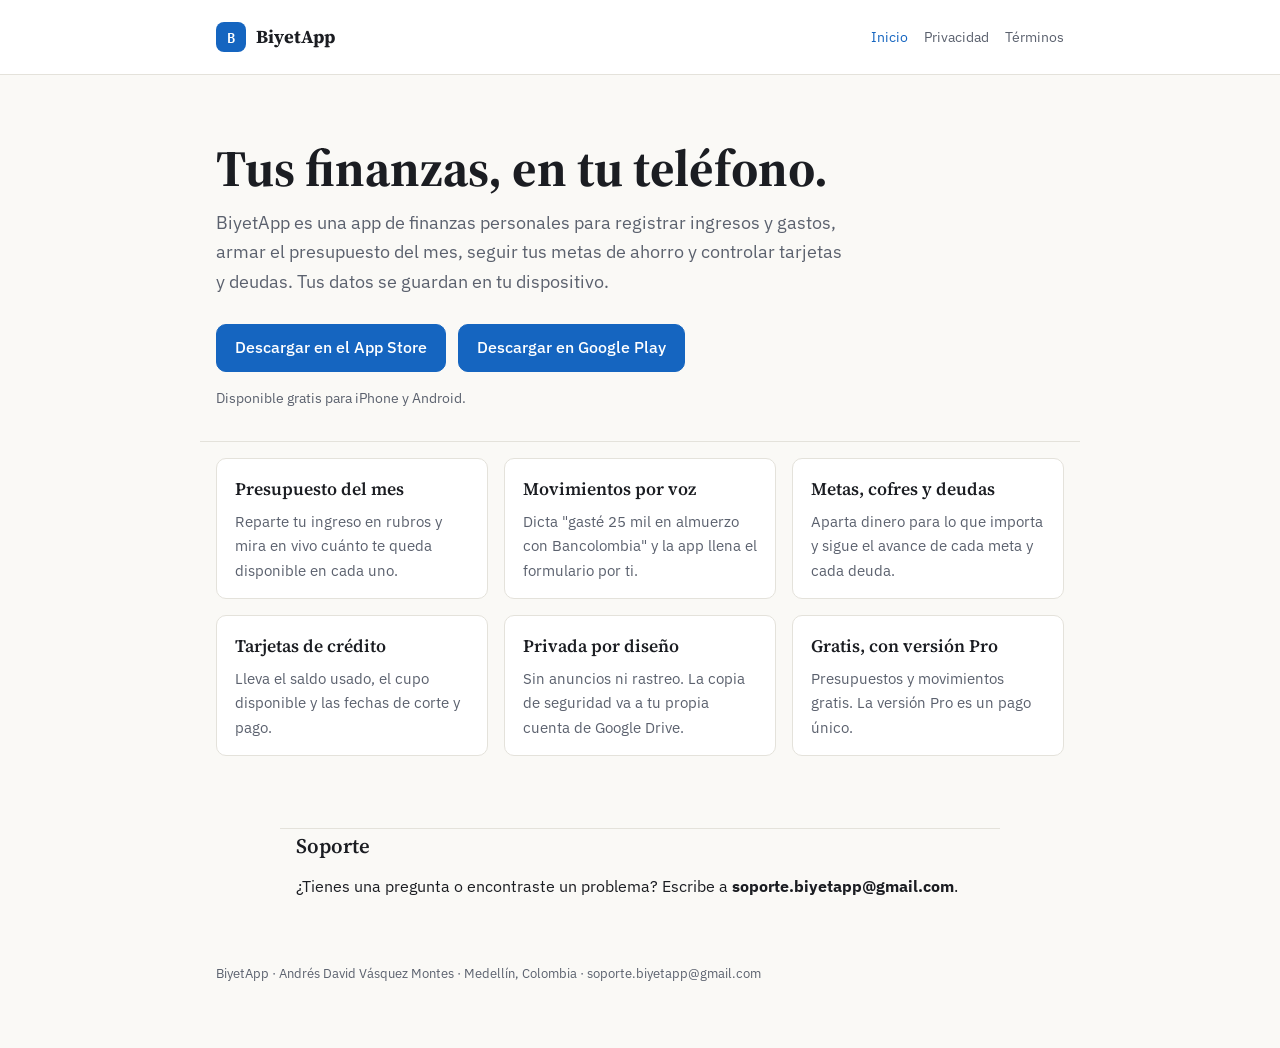
<file: index.html>
<!doctype html>
<html lang="es">
<head>
<meta charset="utf-8">
<meta name="viewport" content="width=device-width, initial-scale=1, viewport-fit=cover">
<title>BiyetApp</title>
<meta name="description" content="BiyetApp: app de finanzas personales para Android e iOS.">
<link rel="stylesheet" href="https://fonts.googleapis.com/css2?family=Source+Serif+4:opsz,wght@8..60,400;8..60,600;8..60,700&family=IBM+Plex+Sans:wght@400;500;600&family=IBM+Plex+Mono:wght@400;500&display=swap">
<link rel="stylesheet" href="style.css">
</head>
<body style="margin:0">
<div class="topbar">
  <div class="topbar-inner gutter">
    <a class="wordmark" href="index.html" style="color:inherit;text-decoration:none"><span class="mark">B</span> BiyetApp</a>
    <nav class="nav" aria-label="Secciones"><a href="index.html" aria-current="page">Inicio</a> <a href="privacidad.html">Privacidad</a> <a href="terminos.html">Términos</a></nav>
  </div>
</div>
<main>
<section class="hero gutter">
  <h1>Tus finanzas, en tu teléfono.</h1>
  <p class="lead">BiyetApp es una app de finanzas personales para registrar ingresos y gastos, armar el presupuesto del mes, seguir tus metas de ahorro y controlar tarjetas y deudas. Tus datos se guardan en tu dispositivo.</p>
  <div class="stores">
    <a class="btn primary" href="https://apps.apple.com/us/app/biyetapp/id6762707560" target="_blank" rel="noopener">Descargar en el App Store</a>
    <a class="btn primary" href="https://play.google.com/store/apps/details?id=com.biyetapp.app" target="_blank" rel="noopener">Descargar en Google Play</a>
  </div>
  <p class="store-note">Disponible gratis para iPhone y Android.</p>
</section>
<section class="grid gutter" aria-label="Funciones">
  <div class="card"><h2>Presupuesto del mes</h2><p>Reparte tu ingreso en rubros y mira en vivo cuánto te queda disponible en cada uno.</p></div>
  <div class="card"><h2>Movimientos por voz</h2><p>Dicta "gasté 25 mil en almuerzo con Bancolombia" y la app llena el formulario por ti.</p></div>
  <div class="card"><h2>Metas, cofres y deudas</h2><p>Aparta dinero para lo que importa y sigue el avance de cada meta y cada deuda.</p></div>
  <div class="card"><h2>Tarjetas de crédito</h2><p>Lleva el saldo usado, el cupo disponible y las fechas de corte y pago.</p></div>
  <div class="card"><h2>Privada por diseño</h2><p>Sin anuncios ni rastreo. La copia de seguridad va a tu propia cuenta de Google Drive.</p></div>
  <div class="card"><h2>Gratis, con versión Pro</h2><p>Presupuestos y movimientos gratis. La versión Pro es un pago único.</p></div>
</section>
<section class="simple gutter" id="soporte" style="padding-block:0 64px">
  <h2>Soporte</h2>
  <p>¿Tienes una pregunta o encontraste un problema? Escribe a <strong>soporte.biyetapp@gmail.com</strong>.</p>
</section>
</main>
<footer class="gutter">BiyetApp · Andrés David Vásquez Montes · Medellín, Colombia · soporte.biyetapp@gmail.com</footer>
</body>
</html>
</file>
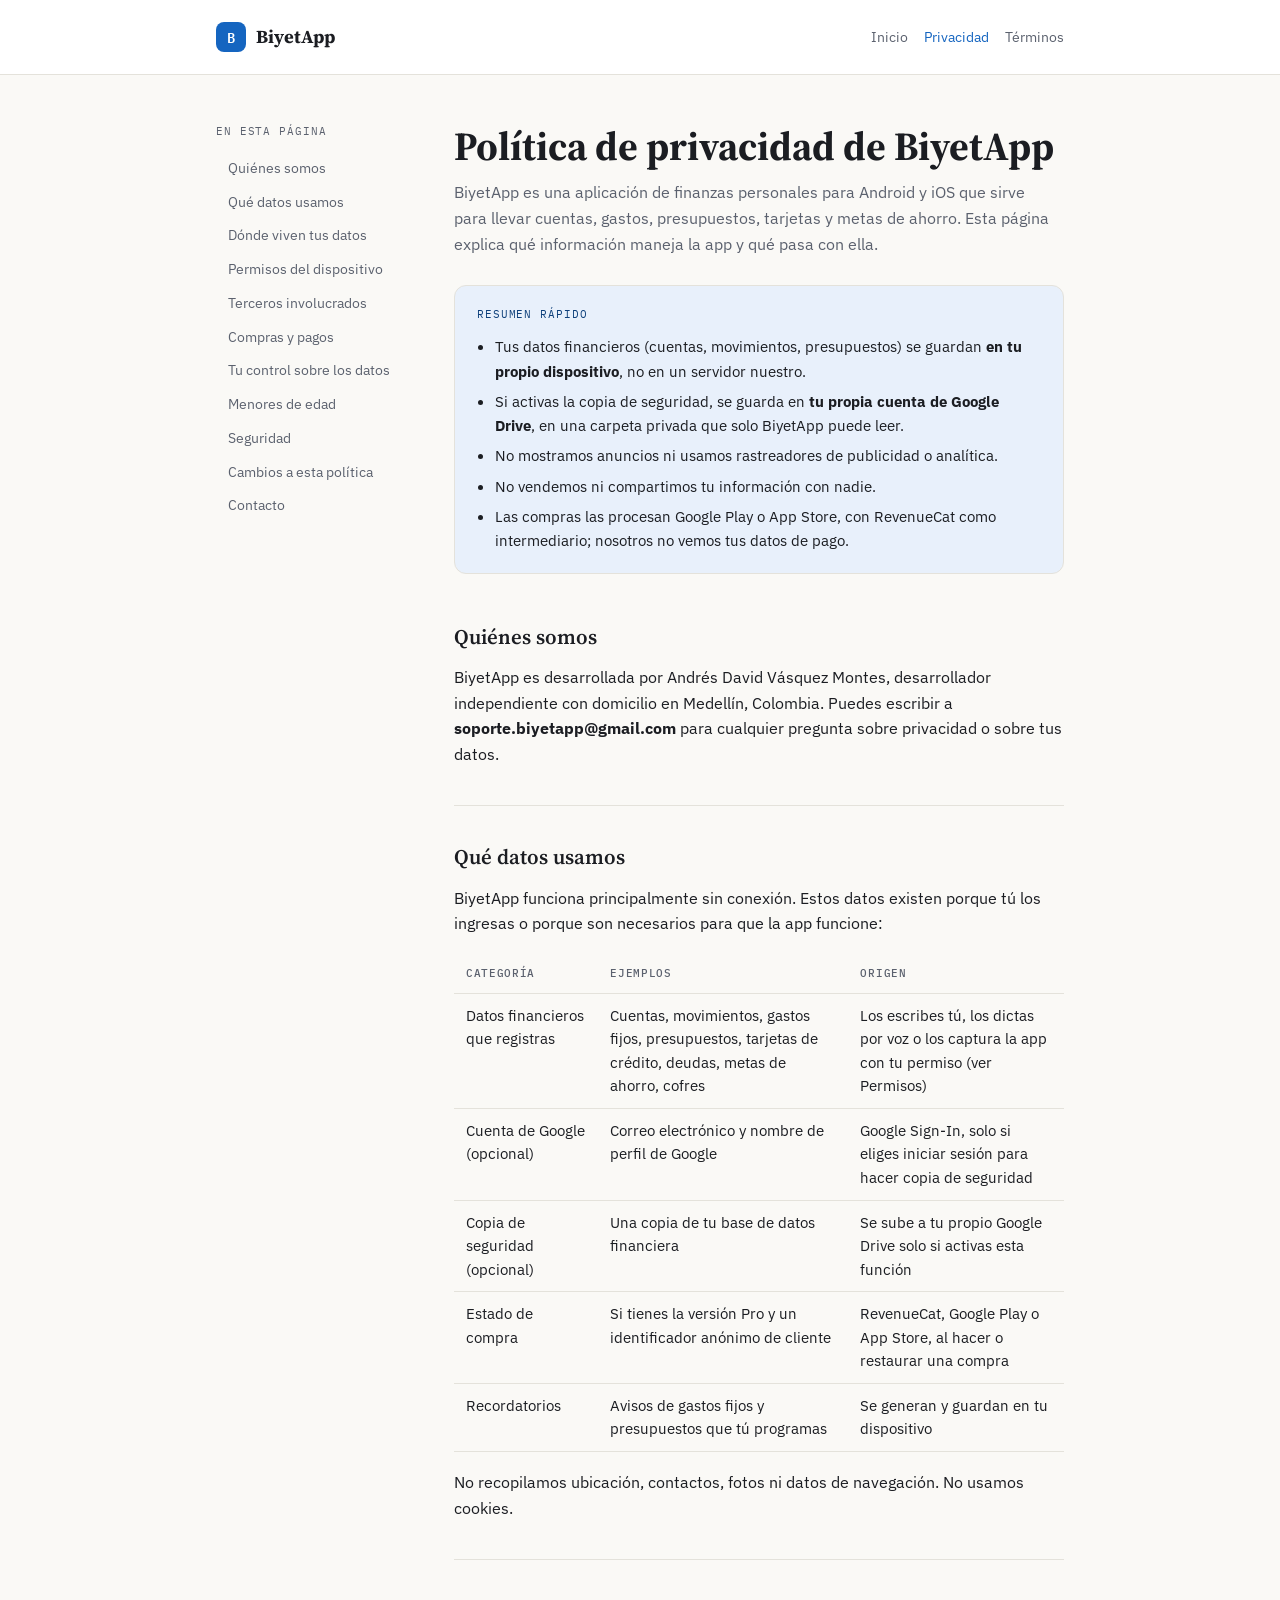
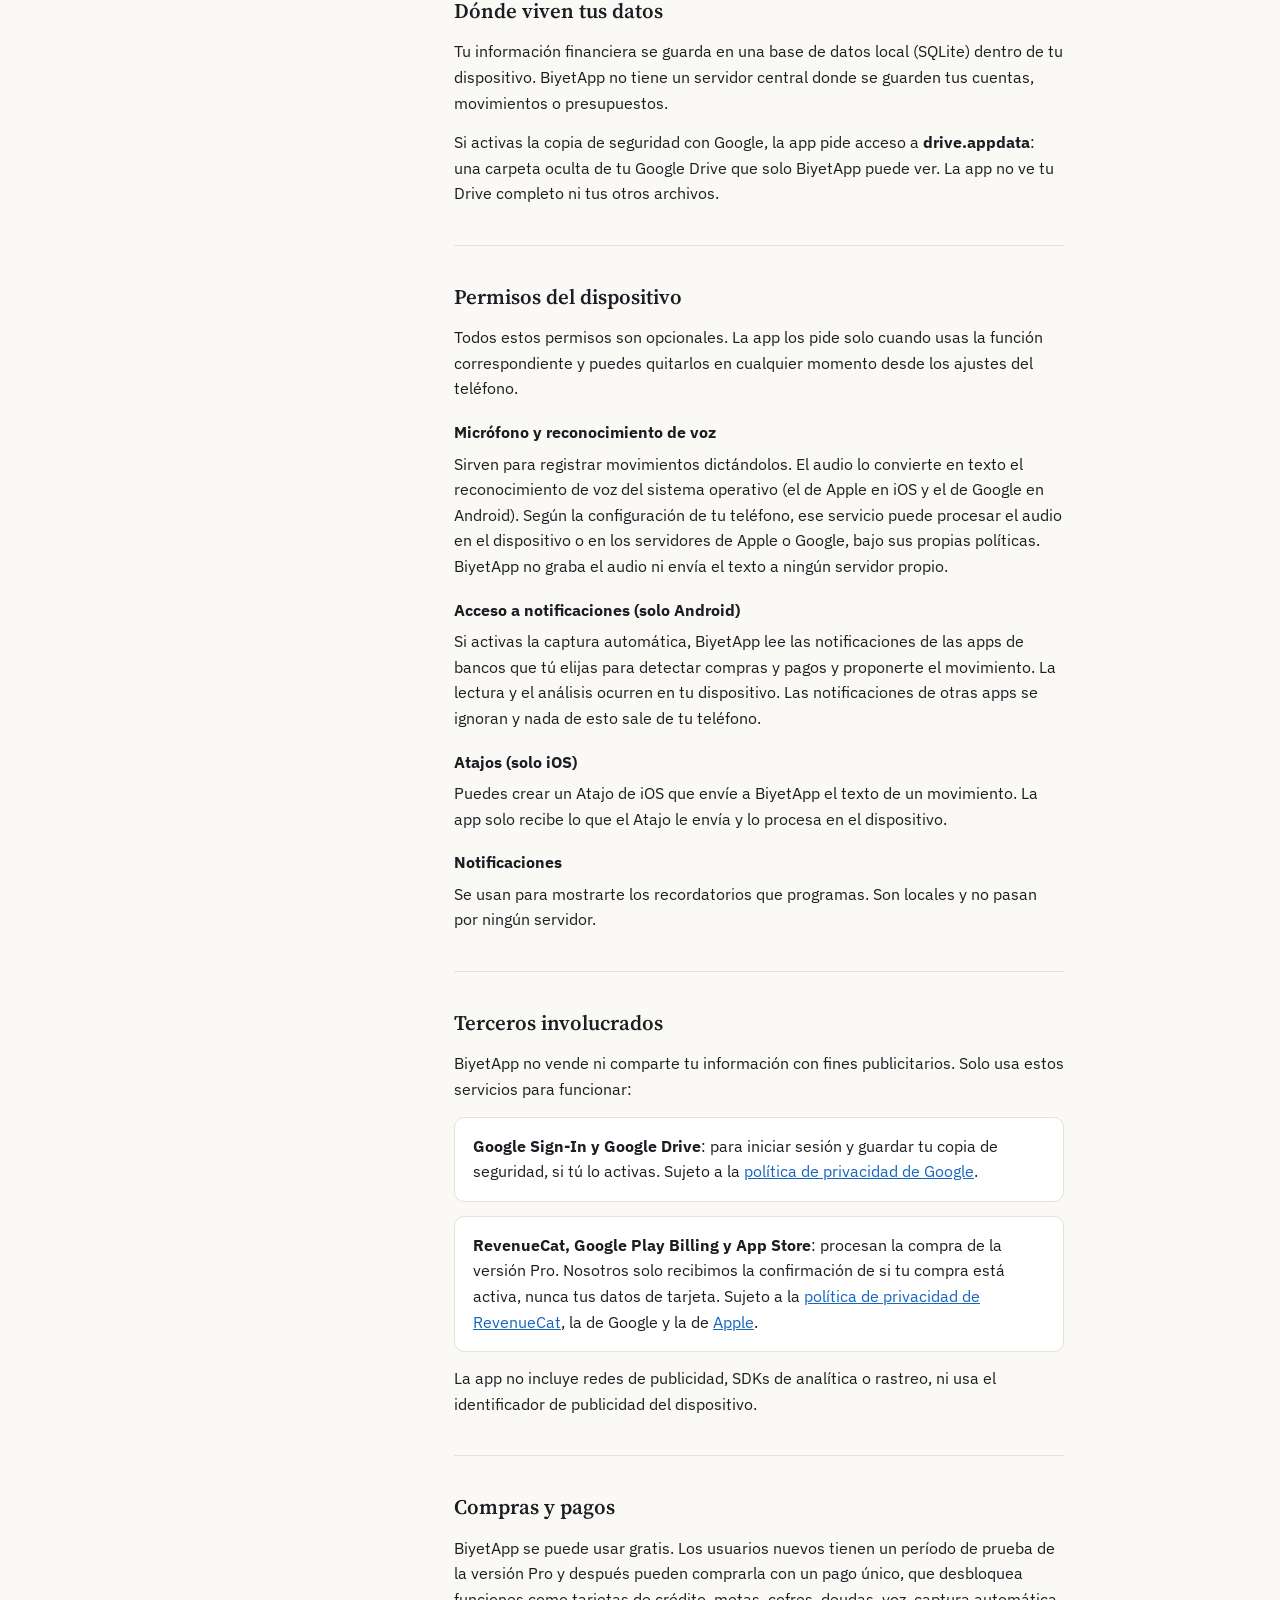
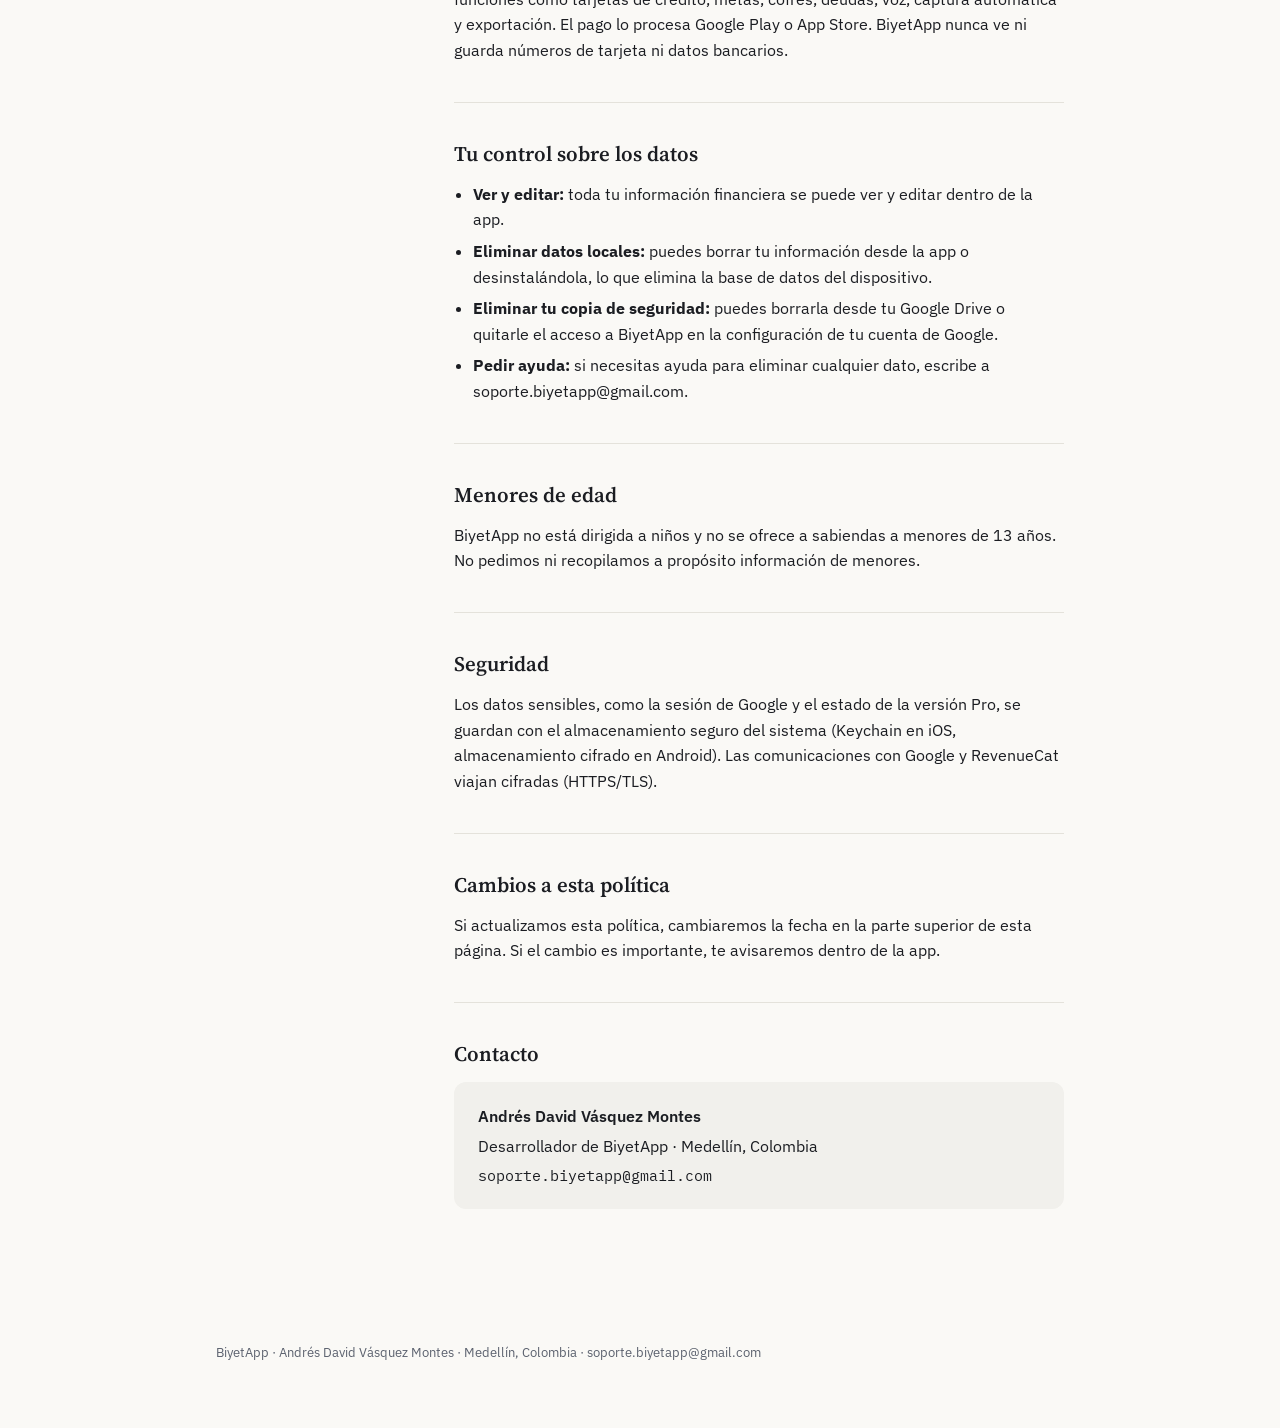
<file: privacidad.html>
<!doctype html>
<html lang="es">
<head>
<meta charset="utf-8">
<meta name="viewport" content="width=device-width, initial-scale=1, viewport-fit=cover">
<title>Privacidad de BiyetApp</title>
<meta name="description" content="Política de privacidad de BiyetApp para Android e iOS.">
<link rel="stylesheet" href="https://fonts.googleapis.com/css2?family=Source+Serif+4:opsz,wght@8..60,400;8..60,600;8..60,700&family=IBM+Plex+Sans:wght@400;500;600&family=IBM+Plex+Mono:wght@400;500&display=swap">
<link rel="stylesheet" href="style.css">
</head>
<body style="margin:0">
<div class="topbar">
  <div class="topbar-inner gutter">
    <a class="wordmark" href="index.html" style="color:inherit;text-decoration:none"><span class="mark">B</span> BiyetApp</a>
    <nav class="nav" aria-label="Secciones"><a href="index.html">Inicio</a> <a href="privacidad.html" aria-current="page">Privacidad</a> <a href="terminos.html">Términos</a></nav>
  </div>
</div>
<div class="layout gutter">
  <nav class="toc" aria-label="Tabla de contenido">
    <div class="toc-label">En esta página</div>
    <a href="#quienes">Quiénes somos</a>
    <a href="#datos">Qué datos usamos</a>
    <a href="#almacenamiento">Dónde viven tus datos</a>
    <a href="#permisos">Permisos del dispositivo</a>
    <a href="#terceros">Terceros involucrados</a>
    <a href="#compras">Compras y pagos</a>
    <a href="#control">Tu control sobre los datos</a>
    <a href="#menores">Menores de edad</a>
    <a href="#seguridad">Seguridad</a>
    <a href="#cambios">Cambios a esta política</a>
    <a href="#contacto">Contacto</a>
  </nav>

  <main>
    <h1>Política de privacidad de BiyetApp</h1>
    <p class="subtitle">BiyetApp es una aplicación de finanzas personales para Android y iOS que sirve para llevar cuentas, gastos, presupuestos, tarjetas y metas de ahorro. Esta página explica qué información maneja la app y qué pasa con ella.</p>

    <div class="summary-box">
      <div class="label">Resumen rápido</div>
      <ul>
        <li>Tus datos financieros (cuentas, movimientos, presupuestos) se guardan <strong>en tu propio dispositivo</strong>, no en un servidor nuestro.</li>
        <li>Si activas la copia de seguridad, se guarda en <strong>tu propia cuenta de Google Drive</strong>, en una carpeta privada que solo BiyetApp puede leer.</li>
        <li>No mostramos anuncios ni usamos rastreadores de publicidad o analítica.</li>
        <li>No vendemos ni compartimos tu información con nadie.</li>
        <li>Las compras las procesan Google Play o App Store, con RevenueCat como intermediario; nosotros no vemos tus datos de pago.</li>
      </ul>
    </div>

    <section id="quienes">
      <h2>Quiénes somos</h2>
      <p>BiyetApp es desarrollada por Andrés David Vásquez Montes, desarrollador independiente con domicilio en Medellín, Colombia. Puedes escribir a <strong>soporte.biyetapp@gmail.com</strong> para cualquier pregunta sobre privacidad o sobre tus datos.</p>
    </section>

    <section id="datos">
      <h2>Qué datos usamos</h2>
      <p>BiyetApp funciona principalmente sin conexión. Estos datos existen porque tú los ingresas o porque son necesarios para que la app funcione:</p>
      <div class="table-wrap">
        <table>
          <thead><tr><th>Categoría</th><th>Ejemplos</th><th>Origen</th></tr></thead>
          <tbody>
            <tr><td>Datos financieros que registras</td><td>Cuentas, movimientos, gastos fijos, presupuestos, tarjetas de crédito, deudas, metas de ahorro, cofres</td><td>Los escribes tú, los dictas por voz o los captura la app con tu permiso (ver Permisos)</td></tr>
            <tr><td>Cuenta de Google (opcional)</td><td>Correo electrónico y nombre de perfil de Google</td><td>Google Sign-In, solo si eliges iniciar sesión para hacer copia de seguridad</td></tr>
            <tr><td>Copia de seguridad (opcional)</td><td>Una copia de tu base de datos financiera</td><td>Se sube a tu propio Google Drive solo si activas esta función</td></tr>
            <tr><td>Estado de compra</td><td>Si tienes la versión Pro y un identificador anónimo de cliente</td><td>RevenueCat, Google Play o App Store, al hacer o restaurar una compra</td></tr>
            <tr><td>Recordatorios</td><td>Avisos de gastos fijos y presupuestos que tú programas</td><td>Se generan y guardan en tu dispositivo</td></tr>
          </tbody>
        </table>
      </div>
      <p>No recopilamos ubicación, contactos, fotos ni datos de navegación. No usamos cookies.</p>
    </section>

    <section id="almacenamiento">
      <h2>Dónde viven tus datos</h2>
      <p>Tu información financiera se guarda en una base de datos local (SQLite) dentro de tu dispositivo. BiyetApp no tiene un servidor central donde se guarden tus cuentas, movimientos o presupuestos.</p>
      <p>Si activas la copia de seguridad con Google, la app pide acceso a <strong>drive.appdata</strong>: una carpeta oculta de tu Google Drive que solo BiyetApp puede ver. La app no ve tu Drive completo ni tus otros archivos.</p>
    </section>

    <section id="permisos">
      <h2>Permisos del dispositivo</h2>
      <p>Todos estos permisos son opcionales. La app los pide solo cuando usas la función correspondiente y puedes quitarlos en cualquier momento desde los ajustes del teléfono.</p>
      <h3>Micrófono y reconocimiento de voz</h3>
      <p>Sirven para registrar movimientos dictándolos. El audio lo convierte en texto el reconocimiento de voz del sistema operativo (el de Apple en iOS y el de Google en Android). Según la configuración de tu teléfono, ese servicio puede procesar el audio en el dispositivo o en los servidores de Apple o Google, bajo sus propias políticas. BiyetApp no graba el audio ni envía el texto a ningún servidor propio.</p>
      <h3>Acceso a notificaciones (solo Android)</h3>
      <p>Si activas la captura automática, BiyetApp lee las notificaciones de las apps de bancos que tú elijas para detectar compras y pagos y proponerte el movimiento. La lectura y el análisis ocurren en tu dispositivo. Las notificaciones de otras apps se ignoran y nada de esto sale de tu teléfono.</p>
      <h3>Atajos (solo iOS)</h3>
      <p>Puedes crear un Atajo de iOS que envíe a BiyetApp el texto de un movimiento. La app solo recibe lo que el Atajo le envía y lo procesa en el dispositivo.</p>
      <h3>Notificaciones</h3>
      <p>Se usan para mostrarte los recordatorios que programas. Son locales y no pasan por ningún servidor.</p>
    </section>

    <section id="terceros">
      <h2>Terceros involucrados</h2>
      <p>BiyetApp no vende ni comparte tu información con fines publicitarios. Solo usa estos servicios para funcionar:</p>
      <div class="card"><strong>Google Sign-In y Google Drive</strong>: para iniciar sesión y guardar tu copia de seguridad, si tú lo activas. Sujeto a la <a href="https://policies.google.com/privacy" target="_blank" rel="noopener">política de privacidad de Google</a>.</div>
      <div class="card"><strong>RevenueCat, Google Play Billing y App Store</strong>: procesan la compra de la versión Pro. Nosotros solo recibimos la confirmación de si tu compra está activa, nunca tus datos de tarjeta. Sujeto a la <a href="https://www.revenuecat.com/privacy" target="_blank" rel="noopener">política de privacidad de RevenueCat</a>, la de Google y la de <a href="https://www.apple.com/legal/privacy/" target="_blank" rel="noopener">Apple</a>.</div>
      <p>La app no incluye redes de publicidad, SDKs de analítica o rastreo, ni usa el identificador de publicidad del dispositivo.</p>
    </section>

    <section id="compras">
      <h2>Compras y pagos</h2>
      <p>BiyetApp se puede usar gratis. Los usuarios nuevos tienen un período de prueba de la versión Pro y después pueden comprarla con un pago único, que desbloquea funciones como tarjetas de crédito, metas, cofres, deudas, voz, captura automática y exportación. El pago lo procesa Google Play o App Store. BiyetApp nunca ve ni guarda números de tarjeta ni datos bancarios.</p>
    </section>

    <section id="control">
      <h2>Tu control sobre los datos</h2>
      <ul class="plain">
        <li><strong>Ver y editar:</strong> toda tu información financiera se puede ver y editar dentro de la app.</li>
        <li><strong>Eliminar datos locales:</strong> puedes borrar tu información desde la app o desinstalándola, lo que elimina la base de datos del dispositivo.</li>
        <li><strong>Eliminar tu copia de seguridad:</strong> puedes borrarla desde tu Google Drive o quitarle el acceso a BiyetApp en la configuración de tu cuenta de Google.</li>
        <li><strong>Pedir ayuda:</strong> si necesitas ayuda para eliminar cualquier dato, escribe a soporte.biyetapp@gmail.com.</li>
      </ul>
    </section>

    <section id="menores">
      <h2>Menores de edad</h2>
      <p>BiyetApp no está dirigida a niños y no se ofrece a sabiendas a menores de 13 años. No pedimos ni recopilamos a propósito información de menores.</p>
    </section>

    <section id="seguridad">
      <h2>Seguridad</h2>
      <p>Los datos sensibles, como la sesión de Google y el estado de la versión Pro, se guardan con el almacenamiento seguro del sistema (Keychain en iOS, almacenamiento cifrado en Android). Las comunicaciones con Google y RevenueCat viajan cifradas (HTTPS/TLS).</p>
    </section>

    <section id="cambios">
      <h2>Cambios a esta política</h2>
      <p>Si actualizamos esta política, cambiaremos la fecha en la parte superior de esta página. Si el cambio es importante, te avisaremos dentro de la app.</p>
    </section>

    <section id="contacto">
      <h2>Contacto</h2>
      <div class="contact">
        <span class="name">Andrés David Vásquez Montes</span>
        <span>Desarrollador de BiyetApp · Medellín, Colombia</span>
        <span class="email">soporte.biyetapp@gmail.com</span>
      </div>
    </section>
  </main>
</div>

<footer class="gutter">BiyetApp · Andrés David Vásquez Montes · Medellín, Colombia · soporte.biyetapp@gmail.com</footer>
</body>
</html>
</file>
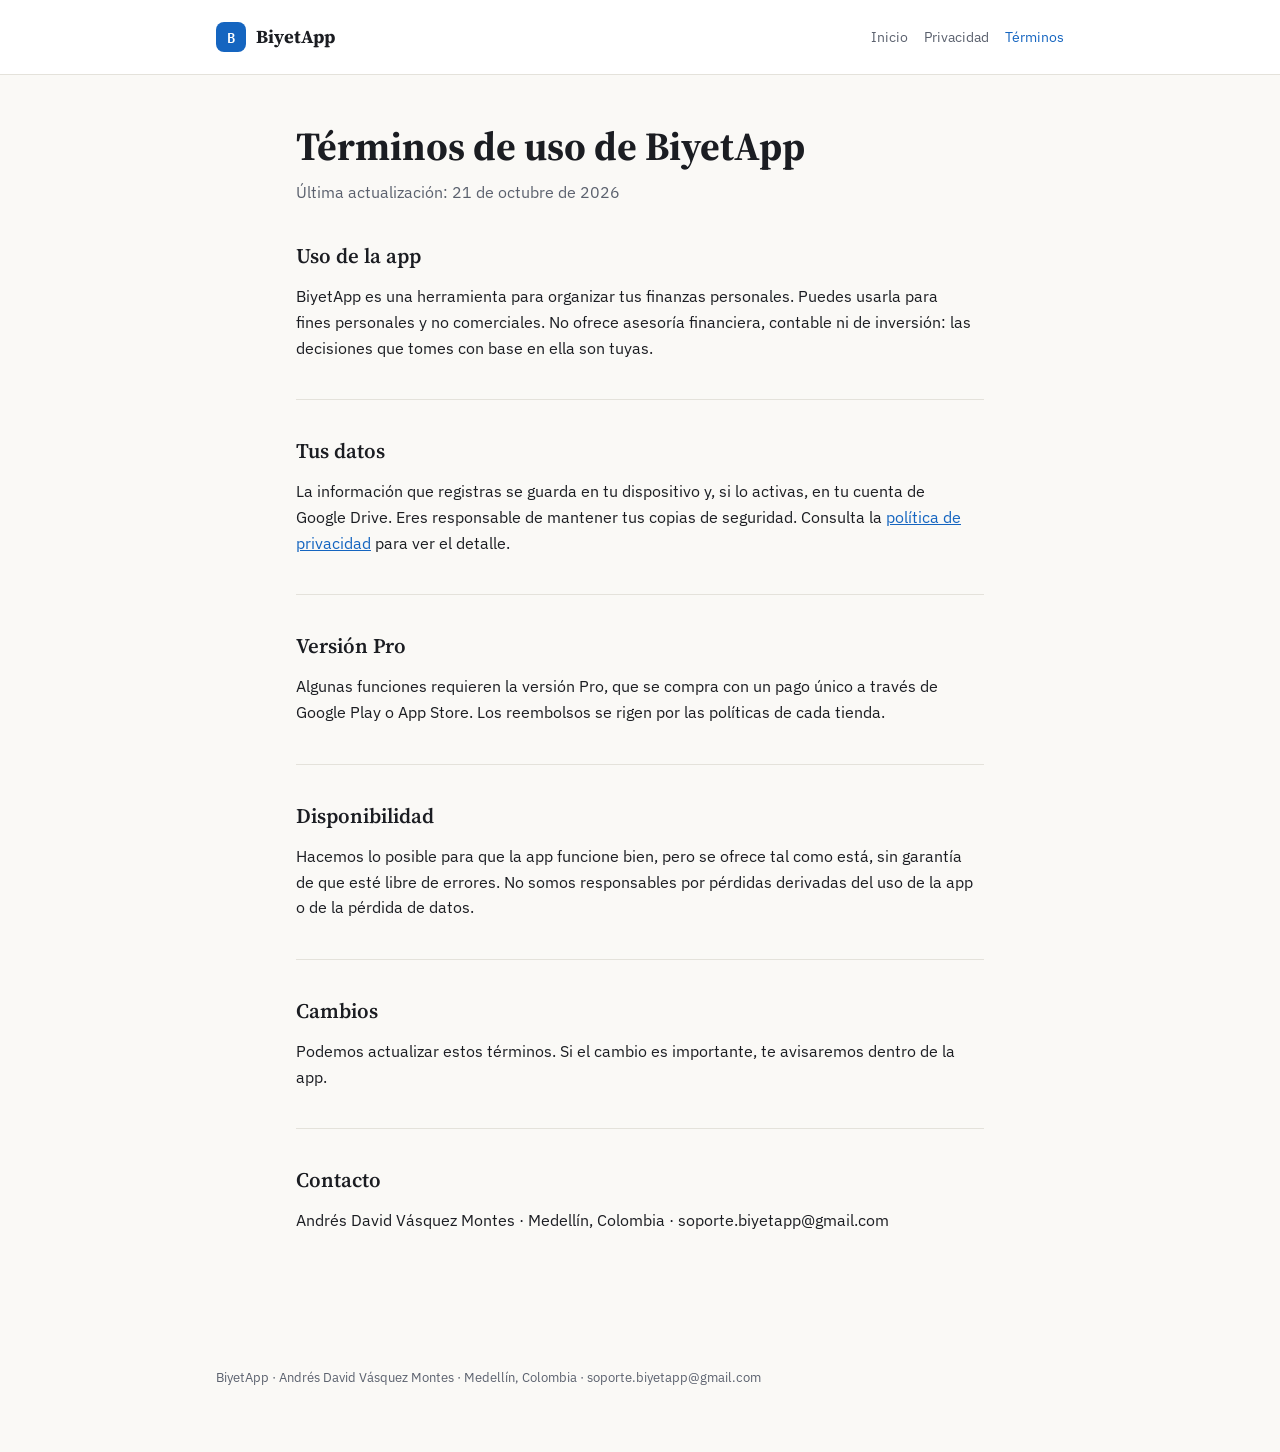
<file: terminos.html>
<!doctype html>
<html lang="es">
<head>
<meta charset="utf-8">
<meta name="viewport" content="width=device-width, initial-scale=1, viewport-fit=cover">
<title>Términos de BiyetApp</title>
<meta name="description" content="Términos de uso de BiyetApp.">
<link rel="stylesheet" href="https://fonts.googleapis.com/css2?family=Source+Serif+4:opsz,wght@8..60,400;8..60,600;8..60,700&family=IBM+Plex+Sans:wght@400;500;600&family=IBM+Plex+Mono:wght@400;500&display=swap">
<link rel="stylesheet" href="style.css">
</head>
<body style="margin:0">
<div class="topbar">
  <div class="topbar-inner gutter">
    <a class="wordmark" href="index.html" style="color:inherit;text-decoration:none"><span class="mark">B</span> BiyetApp</a>
    <nav class="nav" aria-label="Secciones"><a href="index.html">Inicio</a> <a href="privacidad.html">Privacidad</a> <a href="terminos.html" aria-current="page">Términos</a></nav>
  </div>
</div>
<main class="simple gutter">
<h1>Términos de uso de BiyetApp</h1>
<p class="subtitle">Última actualización: 21 de octubre de 2026</p>
<section><h2>Uso de la app</h2><p>BiyetApp es una herramienta para organizar tus finanzas personales. Puedes usarla para fines personales y no comerciales. No ofrece asesoría financiera, contable ni de inversión: las decisiones que tomes con base en ella son tuyas.</p></section>
<section><h2>Tus datos</h2><p>La información que registras se guarda en tu dispositivo y, si lo activas, en tu cuenta de Google Drive. Eres responsable de mantener tus copias de seguridad. Consulta la <a href="privacidad.html">política de privacidad</a> para ver el detalle.</p></section>
<section><h2>Versión Pro</h2><p>Algunas funciones requieren la versión Pro, que se compra con un pago único a través de Google Play o App Store. Los reembolsos se rigen por las políticas de cada tienda.</p></section>
<section><h2>Disponibilidad</h2><p>Hacemos lo posible para que la app funcione bien, pero se ofrece tal como está, sin garantía de que esté libre de errores. No somos responsables por pérdidas derivadas del uso de la app o de la pérdida de datos.</p></section>
<section><h2>Cambios</h2><p>Podemos actualizar estos términos. Si el cambio es importante, te avisaremos dentro de la app.</p></section>
<section><h2>Contacto</h2><p>Andrés David Vásquez Montes · Medellín, Colombia · soporte.biyetapp@gmail.com</p></section>
</main>
<footer class="gutter">BiyetApp · Andrés David Vásquez Montes · Medellín, Colombia · soporte.biyetapp@gmail.com</footer>
</body>
</html>
</file>
<file: style.css>
/* Layout: documento legal de una columna con índice lateral fijo en escritorio */
  :root {
    --bg: #faf9f6;
    --surface: #ffffff;
    --surface-2: #f1f0ec;
    --text: #1b1d22;
    --text-muted: #5b616e;
    --border: #e4e2db;
    --accent: #1565c0;
    --accent-soft: #e8f0fb;
    --accent-ink: #0d3f7a;
    --font-display: "Source Serif 4", Georgia, serif;
    --font-body: "IBM Plex Sans", ui-sans-serif, system-ui, sans-serif;
    --font-mono: "IBM Plex Mono", ui-monospace, monospace;
  }
  @media (prefers-color-scheme: dark) {
    :root:not([data-theme="light"]) {
      --bg: #0e1013; --surface: #161920; --surface-2: #1c202a; --text: #e8e9ed;
      --text-muted: #9aa1ac; --border: #2a2e38; --accent: #5b9bf0; --accent-soft: #172436;
      --accent-ink: #bcd7fb; color-scheme: dark;
    }
  }
  :root[data-theme="dark"] {
    --bg: #0e1013; --surface: #161920; --surface-2: #1c202a; --text: #e8e9ed;
    --text-muted: #9aa1ac; --border: #2a2e38; --accent: #5b9bf0; --accent-soft: #172436;
    --accent-ink: #bcd7fb; color-scheme: dark;
  }
  * { box-sizing: border-box; }
  body { background: var(--bg); color: var(--text); font-family: var(--font-body); line-height: 1.6; font-size: 16px; }
  a { color: var(--accent); }
  a:focus-visible { outline: 2px solid var(--accent); outline-offset: 2px; }
  .gutter { padding-left: max(16px, env(safe-area-inset-left, 0px)); padding-right: max(16px, env(safe-area-inset-right, 0px)); }
  .topbar { border-bottom: 1px solid var(--border); background: var(--surface); }
  .topbar-inner { max-width: 880px; margin: 0 auto; padding-block: 22px; display: flex; flex-wrap: wrap; align-items: center; justify-content: space-between; gap: 12px 16px; }
  .wordmark { display: flex; align-items: center; gap: 10px; font-family: var(--font-display); font-weight: 700; font-size: 1.15rem; }
  .wordmark .mark { width: 30px; height: 30px; border-radius: 8px; background: var(--accent); color: var(--surface); display: grid; place-items: center; font-family: var(--font-mono); font-size: .85rem; font-weight: 600; flex: none; }
  .meta-tag { font-family: var(--font-mono); font-size: .75rem; color: var(--text-muted); letter-spacing: .03em; }
  .layout { max-width: 880px; margin: 0 auto; padding-block: 48px 96px; display: grid; grid-template-columns: 190px minmax(0, 1fr); gap: 48px; align-items: start; }
  @media (max-width: 720px) { .layout { grid-template-columns: 1fr; padding-block: 32px 64px; } .toc { display: none; } }
  .toc { position: sticky; top: calc(32px + env(safe-area-inset-top, 0px)); display: flex; flex-direction: column; gap: 2px; }
  .toc-label { font-family: var(--font-mono); font-size: .7rem; text-transform: uppercase; letter-spacing: .08em; color: var(--text-muted); margin-bottom: 10px; }
  .toc a { text-decoration: none; color: var(--text-muted); font-size: .85rem; padding: 5px 0 5px 10px; border-left: 2px solid transparent; }
  .toc a:hover { color: var(--text); border-left-color: var(--border); }
  main { min-width: 0; }
  h1 { font-family: var(--font-display); font-weight: 700; font-size: clamp(1.9rem, 3.2vw, 2.5rem); line-height: 1.15; margin: 0 0 10px; text-wrap: balance; }
  .subtitle { color: var(--text-muted); font-size: 1.02rem; max-width: 60ch; margin: 0 0 28px; }
  .summary-box { background: var(--accent-soft); border: 1px solid var(--border); border-radius: 12px; padding: 20px 22px; margin: 0 0 40px; }
  .summary-box .label { font-family: var(--font-mono); font-size: .7rem; text-transform: uppercase; letter-spacing: .08em; color: var(--accent-ink); margin-bottom: 10px; }
  .summary-box ul { margin: 0; padding-left: 1.1em; display: flex; flex-direction: column; gap: 6px; }
  .summary-box li { font-size: .95rem; }
  section { margin: 0 0 38px; padding-top: 6px; scroll-margin-top: 24px; }
  section + section { border-top: 1px solid var(--border); padding-top: 34px; }
  h2 { font-family: var(--font-display); font-weight: 600; font-size: 1.3rem; margin: 0 0 12px; text-wrap: balance; }
  h3 { font-size: 1rem; margin: 18px 0 6px; }
  p { margin: 0 0 14px; max-width: 68ch; }
  p:last-child { margin-bottom: 0; }
  ul.plain { margin: 0 0 14px; padding-left: 1.2em; max-width: 68ch; }
  ul.plain li { margin-bottom: 6px; }
  .table-wrap { overflow-x: auto; }
  table { width: 100%; border-collapse: collapse; margin: 4px 0 18px; font-size: .92rem; }
  th, td { text-align: left; padding: 10px 12px; border-bottom: 1px solid var(--border); vertical-align: top; }
  th { font-family: var(--font-mono); font-size: .7rem; text-transform: uppercase; letter-spacing: .06em; color: var(--text-muted); font-weight: 500; }
  .card { background: var(--surface); border: 1px solid var(--border); border-radius: 10px; padding: 16px 18px; margin: 0 0 14px; }
  .contact { background: var(--surface-2); border-radius: 12px; padding: 22px 24px; display: flex; flex-direction: column; gap: 4px; }
  .contact .name { font-weight: 600; }
  .contact .email { font-family: var(--font-mono); font-size: .92rem; user-select: all; overflow-wrap: anywhere; }
  footer { max-width: 880px; margin: 0 auto; padding-block: 0 64px; color: var(--text-muted); font-size: .8rem; }

  .nav { display: flex; gap: 16px; flex-wrap: wrap; font-size: .9rem; }
  .nav a { color: var(--text-muted); text-decoration: none; }
  .nav a:hover, .nav a[aria-current] { color: var(--accent); }
  .hero { max-width: 880px; margin: 0 auto; padding-block: 64px 32px; }
  .hero h1 { font-size: clamp(2.2rem, 5vw, 3.2rem); }
  .lead { font-size: 1.15rem; color: var(--text-muted); max-width: 58ch; margin: 0 0 28px; }
  .stores { display: flex; gap: 12px; flex-wrap: wrap; }
  .btn { display: inline-block; padding: 10px 18px; border-radius: 10px; border: 1px solid var(--border); background: var(--surface); color: var(--text); text-decoration: none; font-weight: 500; }
  .btn.primary { background: var(--accent); border-color: var(--accent); color: var(--surface); }
  .btn.disabled { color: var(--text-muted); background: var(--surface-2); border-style: dashed; cursor: default; }
  .store-note { color: var(--text-muted); font-size: .9rem; max-width: 58ch; margin: 14px 0 0; }
  .grid { max-width: 880px; margin: 0 auto; padding-block: 16px 72px; display: grid; grid-template-columns: repeat(auto-fit, minmax(240px, 1fr)); gap: 16px; }
  .grid .card { margin: 0; }
  .grid .card h2 { font-size: 1.1rem; margin: 0 0 6px; }
  .grid .card p { margin: 0; color: var(--text-muted); font-size: .95rem; }
  .simple { max-width: 720px; margin: 0 auto; padding-block: 48px 96px; }
</file>
